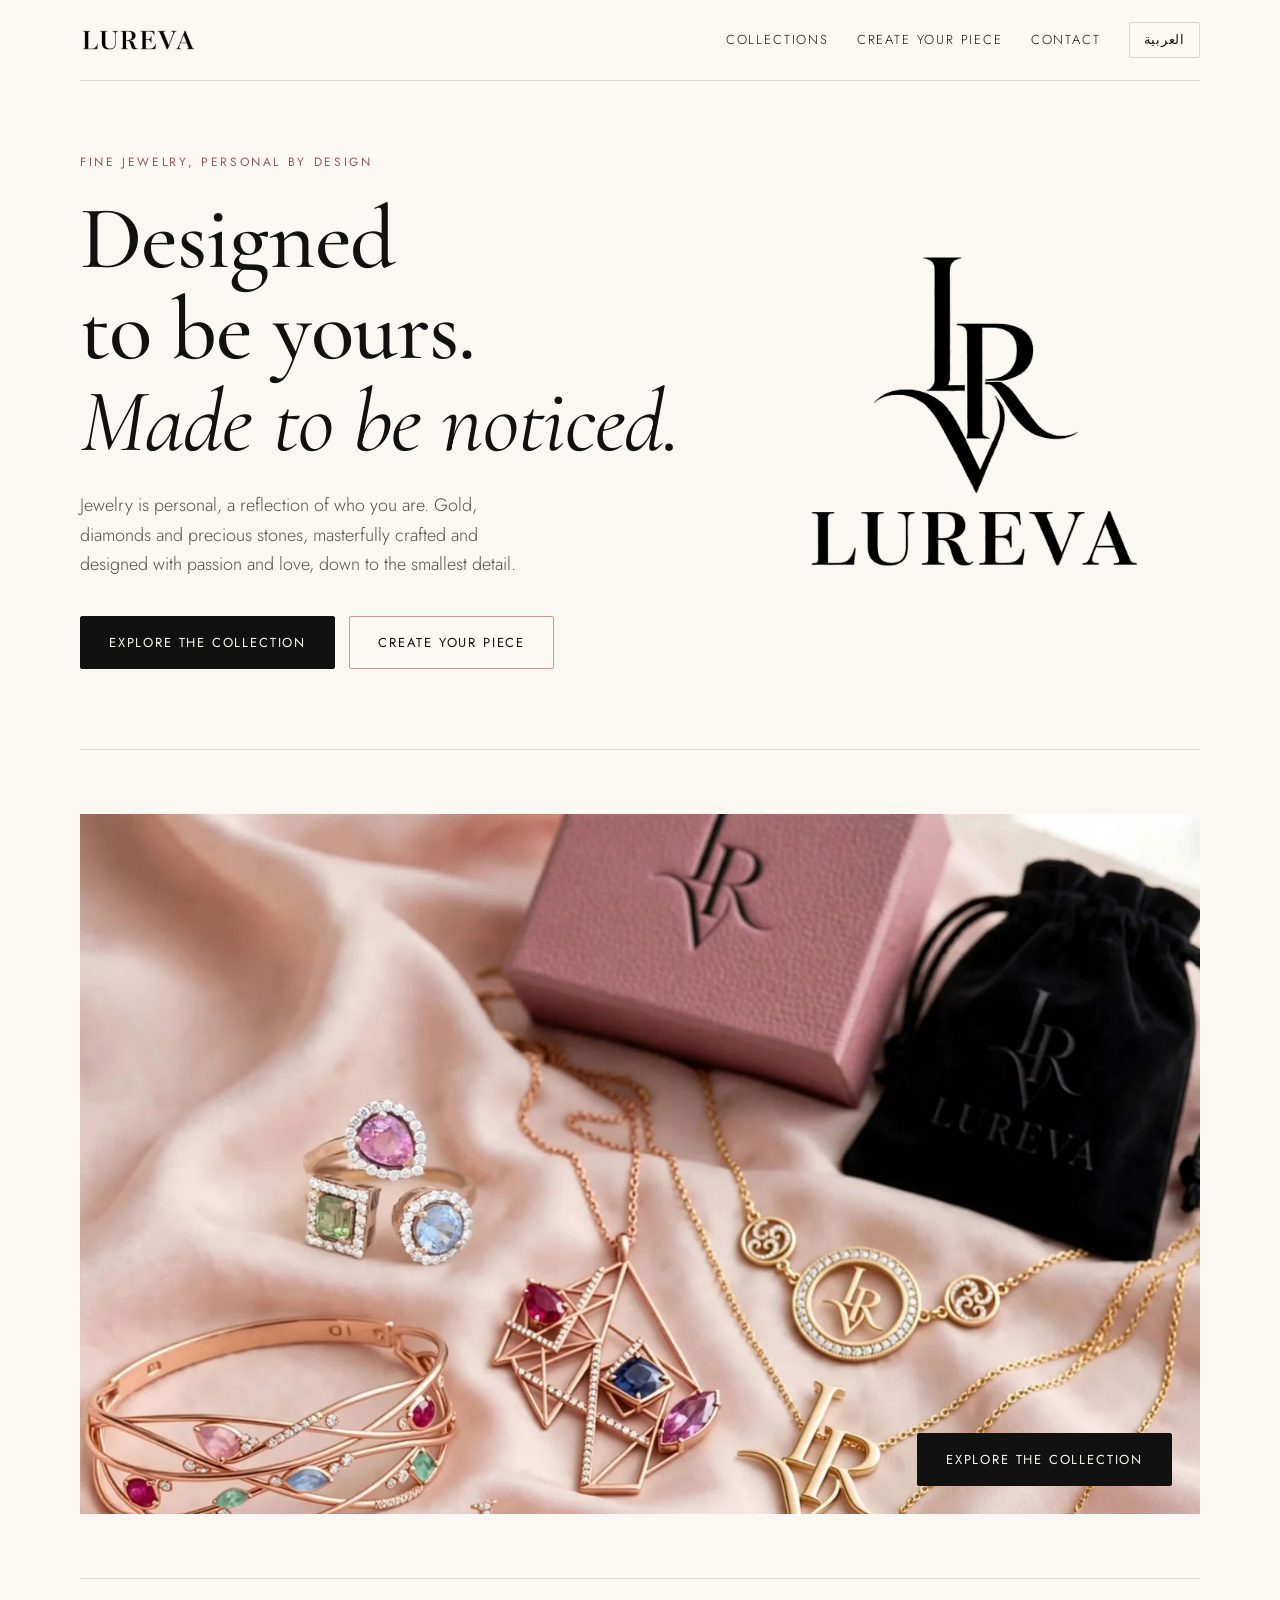
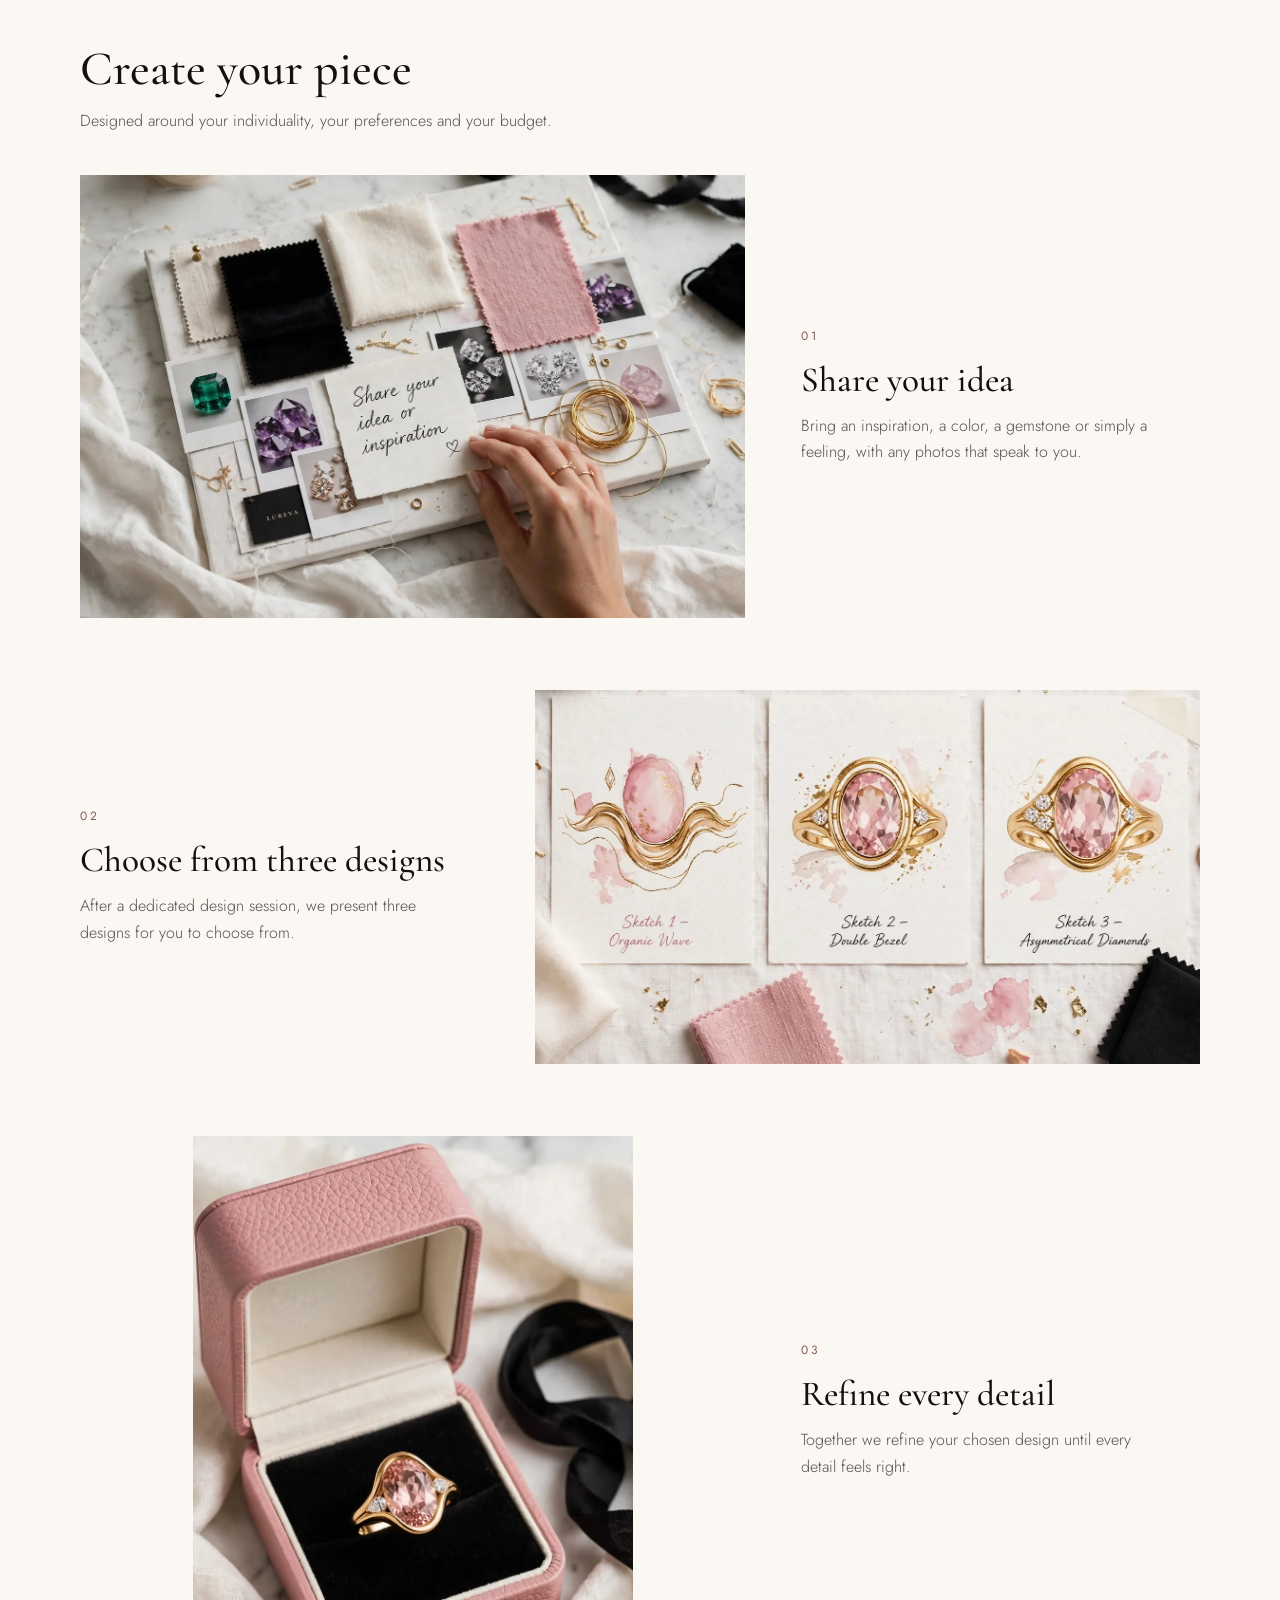
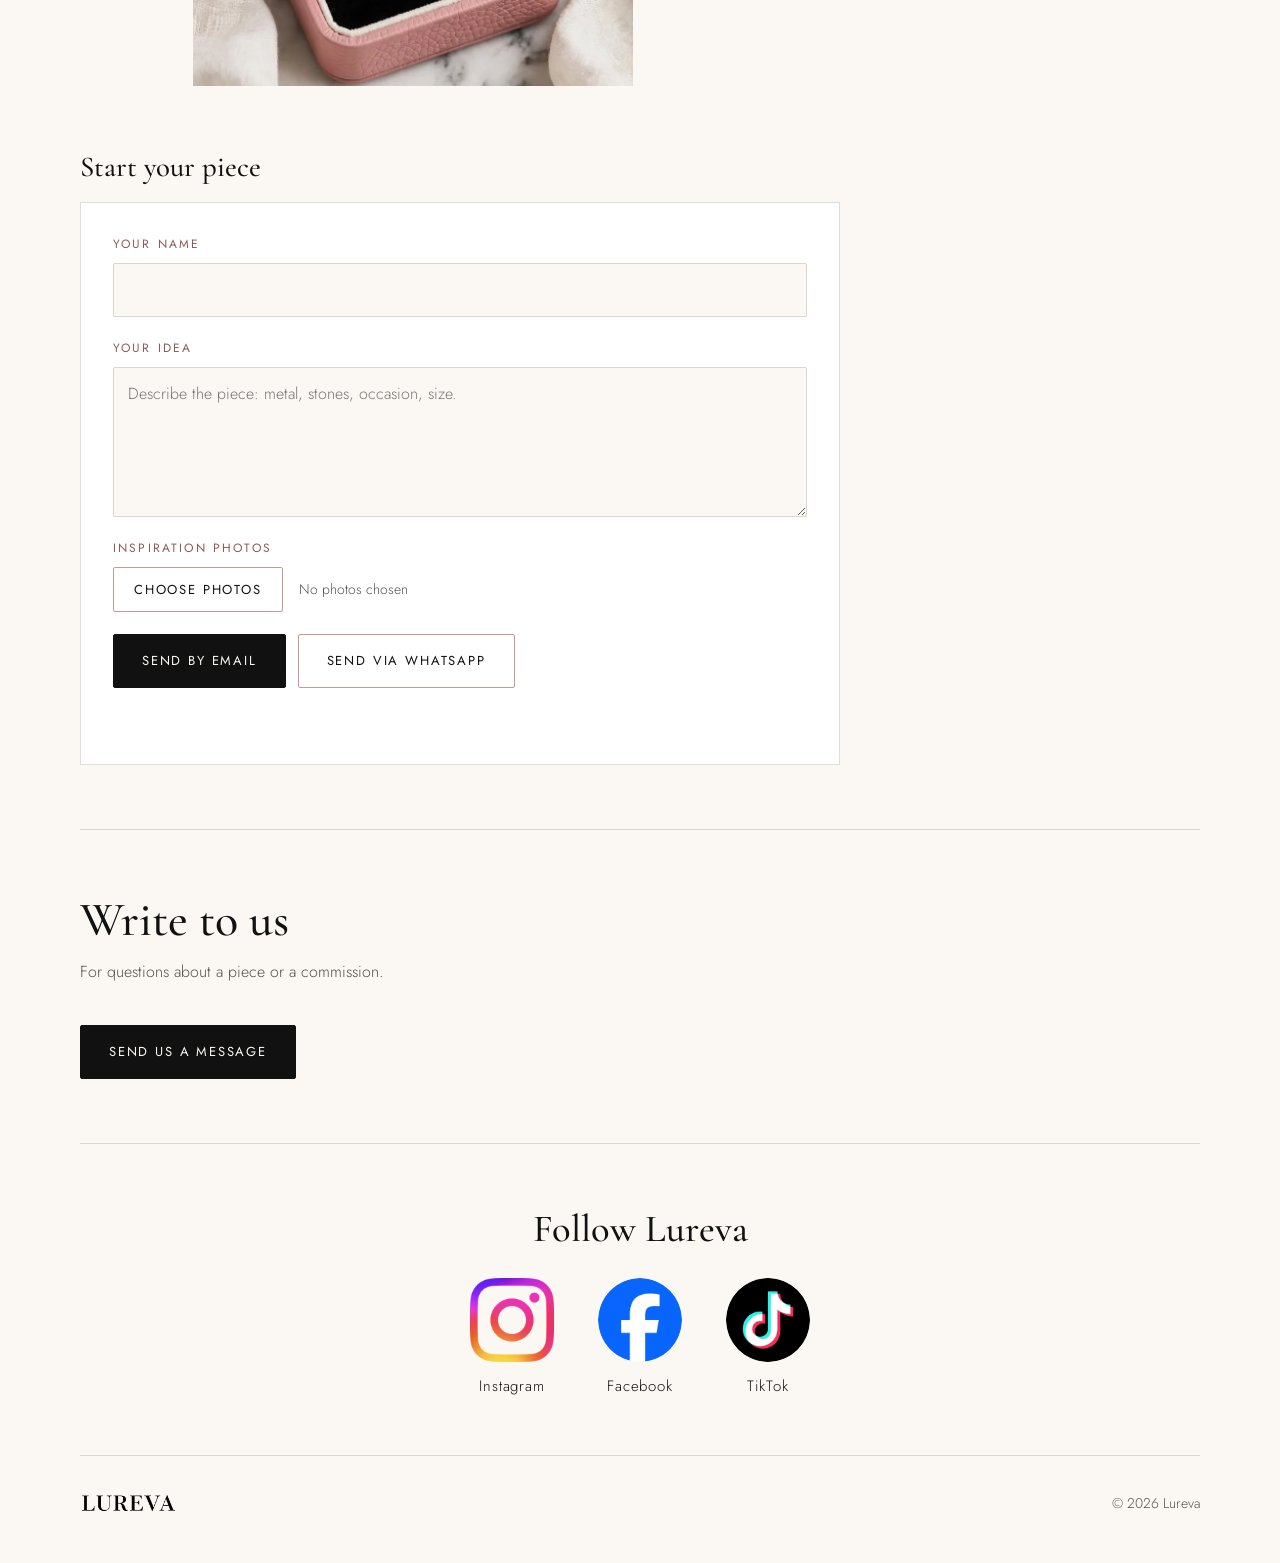
<file: index.html>
<!doctype html>
<html lang="en">
<head>
<meta charset="utf-8">
<meta name="viewport" content="width=device-width, initial-scale=1, viewport-fit=cover">
<title>Lureva | Bespoke fine jewelry, made to order</title>
<meta name="description" content="Lureva designs bespoke fine jewelry in gold, diamonds and precious stones. Explore the collections or create your own piece, made to order.">
<link rel="canonical" href="https://lurevaatelier.com/">
<meta name="theme-color" content="#FBF8F3">
<meta property="og:type" content="website">
<meta property="og:site_name" content="Lureva">
<meta property="og:title" content="Lureva | Bespoke fine jewelry, made to order">
<meta property="og:description" content="Lureva designs bespoke fine jewelry in gold, diamonds and precious stones. Explore the collections or create your own piece, made to order.">
<meta property="og:url" content="https://lurevaatelier.com/">
<meta property="og:image" content="https://lurevaatelier.com/assets/og-image.jpg">
<meta property="og:image:width" content="1200">
<meta property="og:image:height" content="630">
<meta name="twitter:card" content="summary_large_image">
<meta name="twitter:title" content="Lureva | Bespoke fine jewelry, made to order">
<meta name="twitter:description" content="Lureva designs bespoke fine jewelry in gold, diamonds and precious stones. Explore the collections or create your own piece, made to order.">
<meta name="twitter:image" content="https://lurevaatelier.com/assets/og-image.jpg">
<script type="application/ld+json">
{"@context":"https://schema.org","@type":"Organization","name":"Lureva","url":"https://lurevaatelier.com/","logo":"https://lurevaatelier.com/assets/lureva-logo-full.png","description":"Bespoke fine jewelry in gold and diamonds, made to order.","sameAs":["https://www.instagram.com/lurevaatelier/","https://www.facebook.com/share/19LE9uzAr4/","https://www.tiktok.com/@lurevaatelier"]}
</script>
<link rel="preconnect" href="https://fonts.googleapis.com">
<link rel="preconnect" href="https://fonts.gstatic.com" crossorigin>
<link rel="stylesheet" href="https://fonts.googleapis.com/css2?family=Amiri:wght@400;700&family=Cormorant+Garamond:ital,wght@0,400;0,500;0,600;1,400;1,500&family=Jost:wght@300;400;500&family=Noto+Naskh+Arabic:wght@400;500&display=swap">
<link rel="stylesheet" href="styles.css">
</head>
<body>

<div class="wrap">
  <header class="top">
    <a href="index.html" aria-label="Lureva"><img src="assets/lureva-wordmark.png" alt="Lureva"></a>
    <nav class="nav" aria-label="Main">
      <a href="collections.html" data-i18n="nav_collections">Collections</a>
      <a href="#create" data-i18n="nav_create">Create your piece</a>
      <a href="#contact" data-i18n="nav_contact">Contact</a>
      <button class="lang" id="lang" type="button" aria-label="Switch language">العربية</button>
    </nav>
  </header>

  <main id="top">
    <div class="hero">
      <div>
        <p class="eyebrow" data-i18n="eyebrow">Fine jewelry, personal by design</p>
        <h1 id="headline">Designed to be yours.<br><em>Made to be noticed.</em></h1>
        <p class="lead" data-i18n="lead">Jewelry is personal, a reflection of who you are. Gold, diamonds and precious stones, masterfully crafted and designed with passion and love, down to the smallest detail.</p>
        <div class="cta">
          <a class="btn btn-solid" href="collections.html" data-i18n="btn_explore">Explore the collection</a>
          <a class="btn btn-line" href="#create" data-i18n="btn_create">Create your piece</a>
        </div>
      </div>
      <div class="hero-logo"><img src="assets/lureva-logo-full.png" alt="Lureva monogram and wordmark"></div>
    </div>

    <!-- One featured photo and one button. To use a real render, add
         <img src="images/featured.jpg" alt="..."> inside .feature and remove the note. -->
    <section id="collections">
      <h2 class="sr-only" data-i18n="coll_title">The collections</h2>
      <div class="feature">
        <img src="assets/home-featured.webp" width="1383" height="1193" decoding="async" data-i18n-alt="altf" alt="A flat lay of Lureva jewelry on pink silk: the LR monogram pieces, a gemstone pendant, a woven cuff and a three-stone ring beside a pink gift box and a black velvet pouch">
        <a class="btn btn-solid" href="collections.html" data-i18n="btn_explore">Explore the collection</a>
      </div>
    </section>

    <section id="create">
      <h2 data-i18n="create_title">Create your piece</h2>
      <p class="sec-lead" data-i18n="create_lead">Designed around your individuality, your preferences and your budget.</p>

      <!-- One photo per step. To change a photo, replace its file in the assets folder
           (stage-1-idea.webp, stage-2-designs.webp, stage-3-piece.webp). -->
      <div class="stages">
        <article class="stage">
          <figure class="stage-media">
            <img src="assets/stage-1-idea.webp" width="1400" height="933" decoding="async" data-i18n-alt="alt1" alt="A mood board of fabric swatches, gemstone photos and a handwritten card that reads Share your idea or inspiration">
          </figure>
          <div class="stage-text">
            <span class="stage-n" data-i18n="n1">01</span>
            <h3 data-i18n="s1_title">Share your idea</h3>
            <p data-i18n="s1_text">Bring an inspiration, a color, a gemstone or simply a feeling, with any photos that speak to you.</p>
          </div>
        </article>

        <article class="stage">
          <figure class="stage-media">
            <img src="assets/stage-2-designs.webp" width="1400" height="787" decoding="async" data-i18n-alt="alt2" alt="Three watercolor ring sketches on paper: Organic Wave, Double Bezel and Asymmetrical Diamonds">
          </figure>
          <div class="stage-text">
            <span class="stage-n" data-i18n="n2">02</span>
            <h3 data-i18n="s2_title">Choose from three designs</h3>
            <p data-i18n="s2_text">After a dedicated design session, we present three designs for you to choose from.</p>
          </div>
        </article>

        <article class="stage">
          <figure class="stage-media portrait">
            <img src="assets/stage-3-piece.webp" width="900" height="1125" decoding="async" data-i18n-alt="alt3" alt="A gold ring with an oval pink stone and two small diamonds in a pink leather box">
          </figure>
          <div class="stage-text">
            <span class="stage-n" data-i18n="n3">03</span>
            <h3 data-i18n="s3_title">Refine every detail</h3>
            <p data-i18n="s3_text">Together we refine your chosen design until every detail feels right.</p>
          </div>
        </article>
      </div>

      <h3 class="form-title" data-i18n="form_title">Start your piece</h3>
      <form class="form" id="form" novalidate>
        <div class="field">
          <label class="label" for="name" data-i18n="f_name">Your name</label>
          <input class="input" id="name" type="text" autocomplete="name">
        </div>
        <div class="field">
          <label class="label" for="idea" data-i18n="f_idea">Your idea</label>
          <textarea class="textarea" id="idea" data-i18n-ph="f_idea_ph" placeholder="Describe the piece: metal, stones, occasion, size."></textarea>
        </div>
        <div class="field">
          <span class="label" data-i18n="f_photos">Inspiration photos</span>
          <div class="files">
            <input type="file" id="photos" accept="image/*" multiple>
            <label class="btn btn-line" for="photos" data-i18n="f_choose">Choose photos</label>
            <span class="file-names" id="fileNames" aria-live="polite" data-i18n="f_none">No photos chosen</span>
          </div>
        </div>
        <div class="send">
          <button class="btn btn-solid" type="button" data-channel="email" data-i18n="send_email">Send by email</button>
          <button class="btn btn-line" type="button" data-channel="whatsapp" data-i18n="send_wa">Send via WhatsApp</button>
        </div>
        <p class="note" id="note" role="status" aria-live="polite"></p>
      </form>
    </section>

    <section id="contact">
      <h2 data-i18n="contact_title">Write to us</h2>
      <p class="sec-lead" data-i18n="contact_lead">For questions about a piece or a commission.</p>
      <button class="btn btn-solid" id="msgBtn" type="button" data-i18n="msg_btn">Send us a message</button>
    </section>
  </main>

  <section class="follow" aria-labelledby="follow-h">
    <h2 id="follow-h" data-i18n="follow">Follow Lureva</h2>
    <div class="follow-row">
      <a class="follow-btn" href="https://www.instagram.com/lurevaatelier/" target="_blank" rel="noopener me" aria-label="Instagram"><img src="assets/social-instagram.webp" width="84" height="84" alt=""><span>Instagram</span></a>
      <a class="follow-btn" href="https://www.facebook.com/share/19LE9uzAr4/" target="_blank" rel="noopener me" aria-label="Facebook"><img src="assets/social-facebook.webp" width="84" height="84" alt=""><span>Facebook</span></a>
      <a class="follow-btn" href="https://www.tiktok.com/@lurevaatelier" target="_blank" rel="noopener me" aria-label="TikTok"><img src="assets/social-tiktok.webp" width="84" height="84" alt=""><span>TikTok</span></a>
    </div>
  </section>

  <footer>
    <img src="assets/lureva-wordmark.png" alt="Lureva">
    <span>&copy; 2026 Lureva</span>
  </footer>
</div>

<script src="app.js"></script>
</body>
</html>
</file>
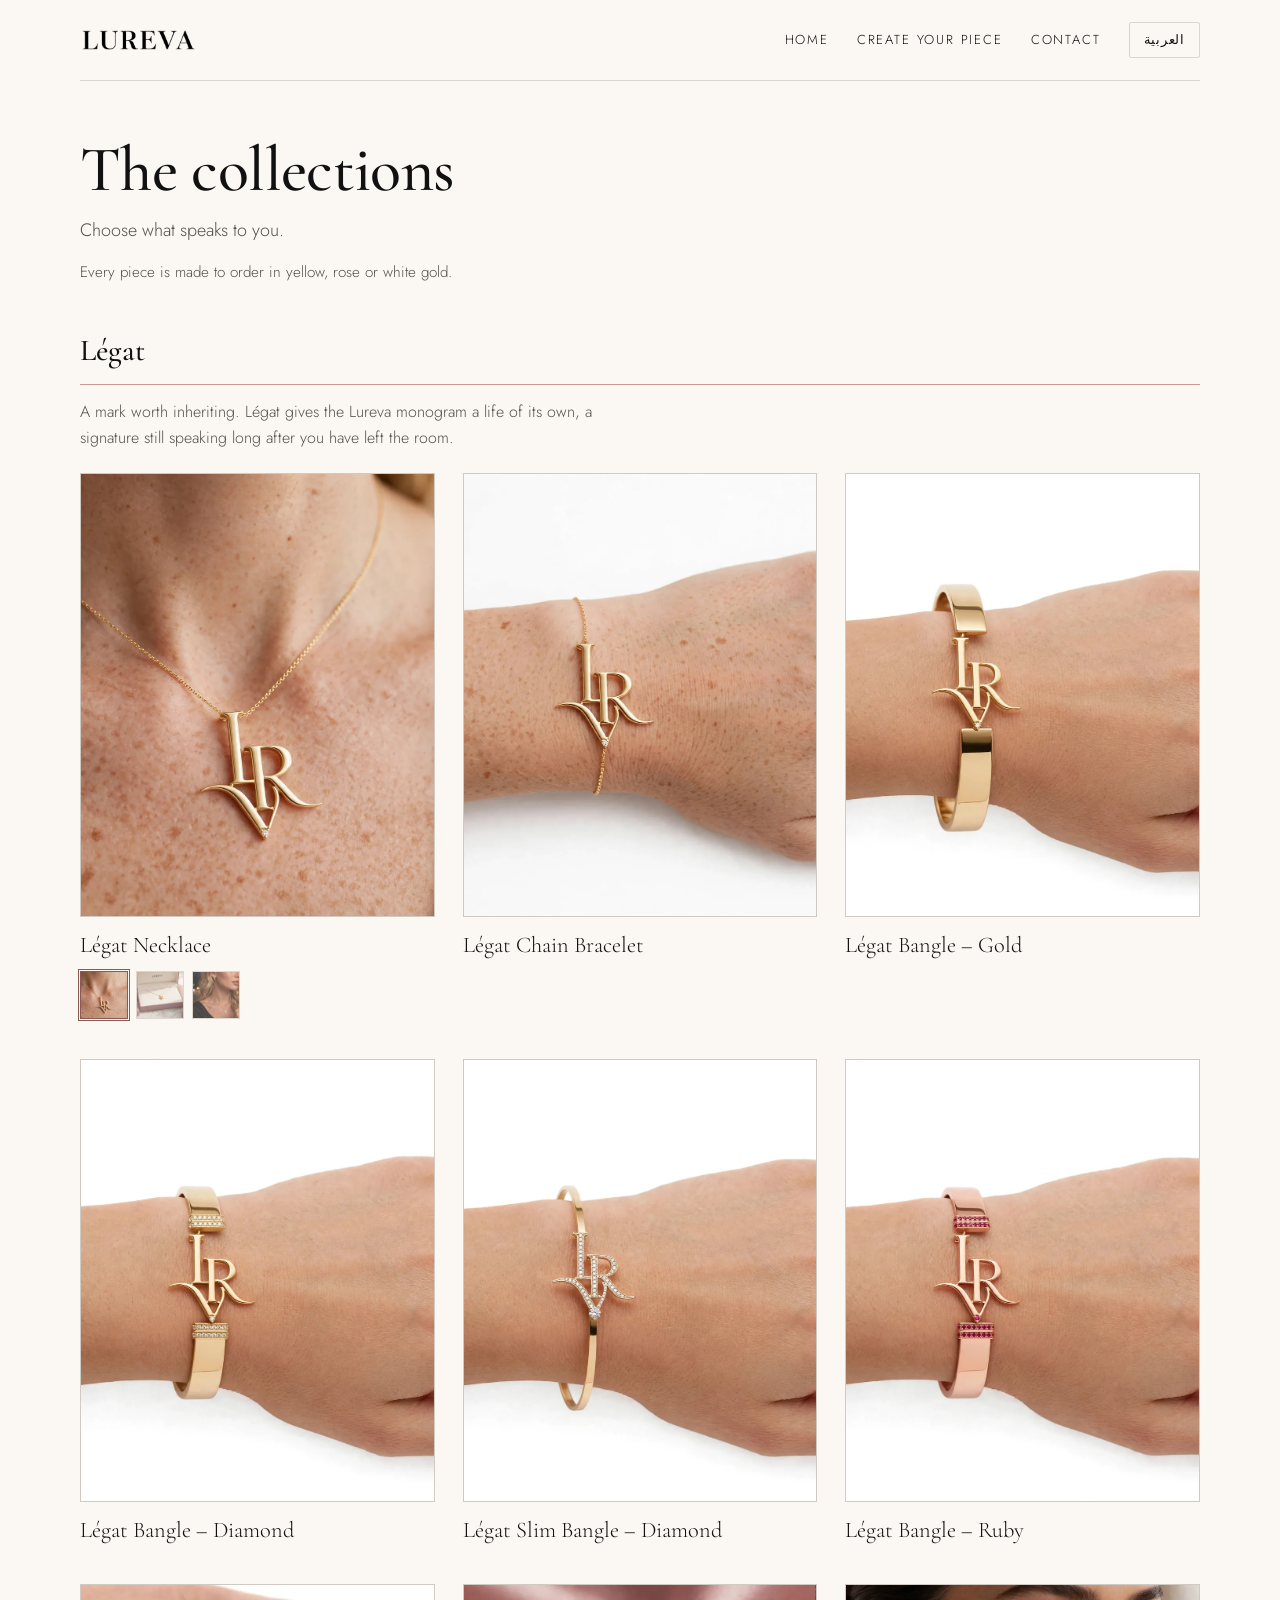
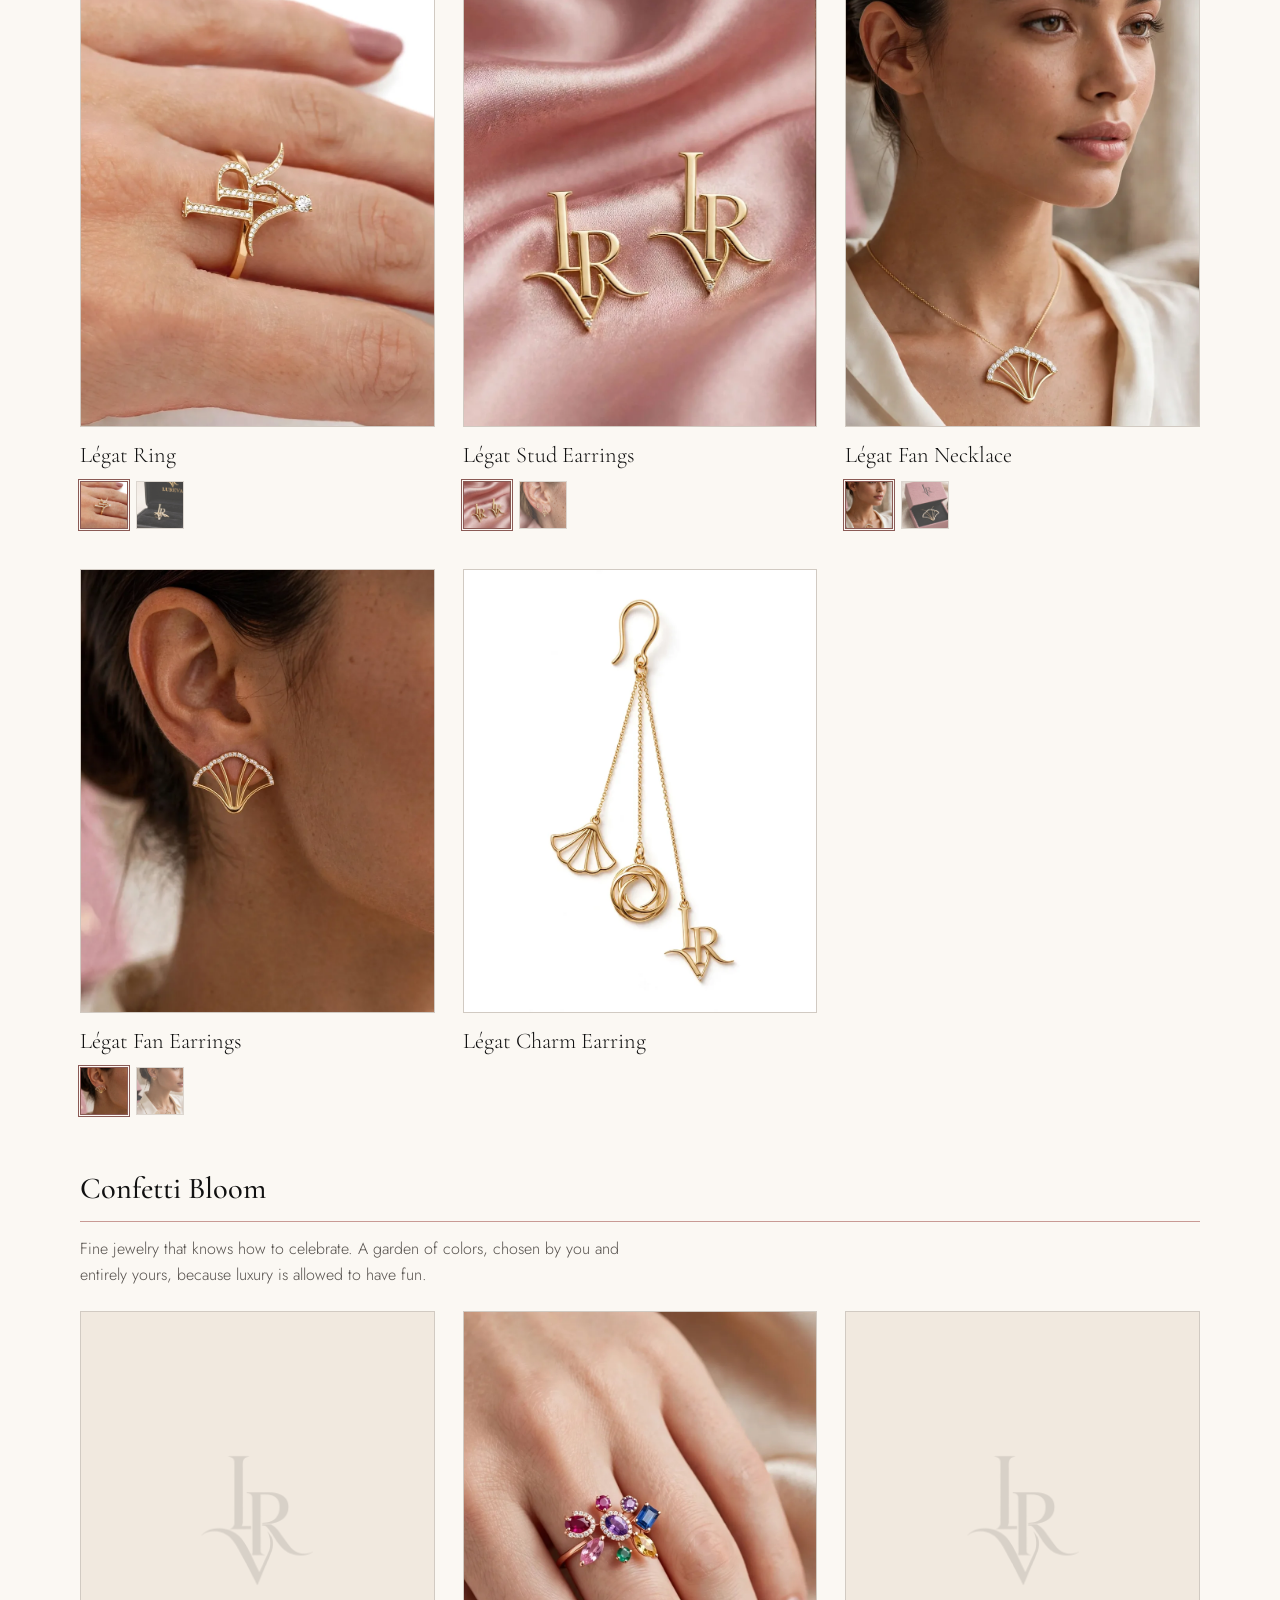
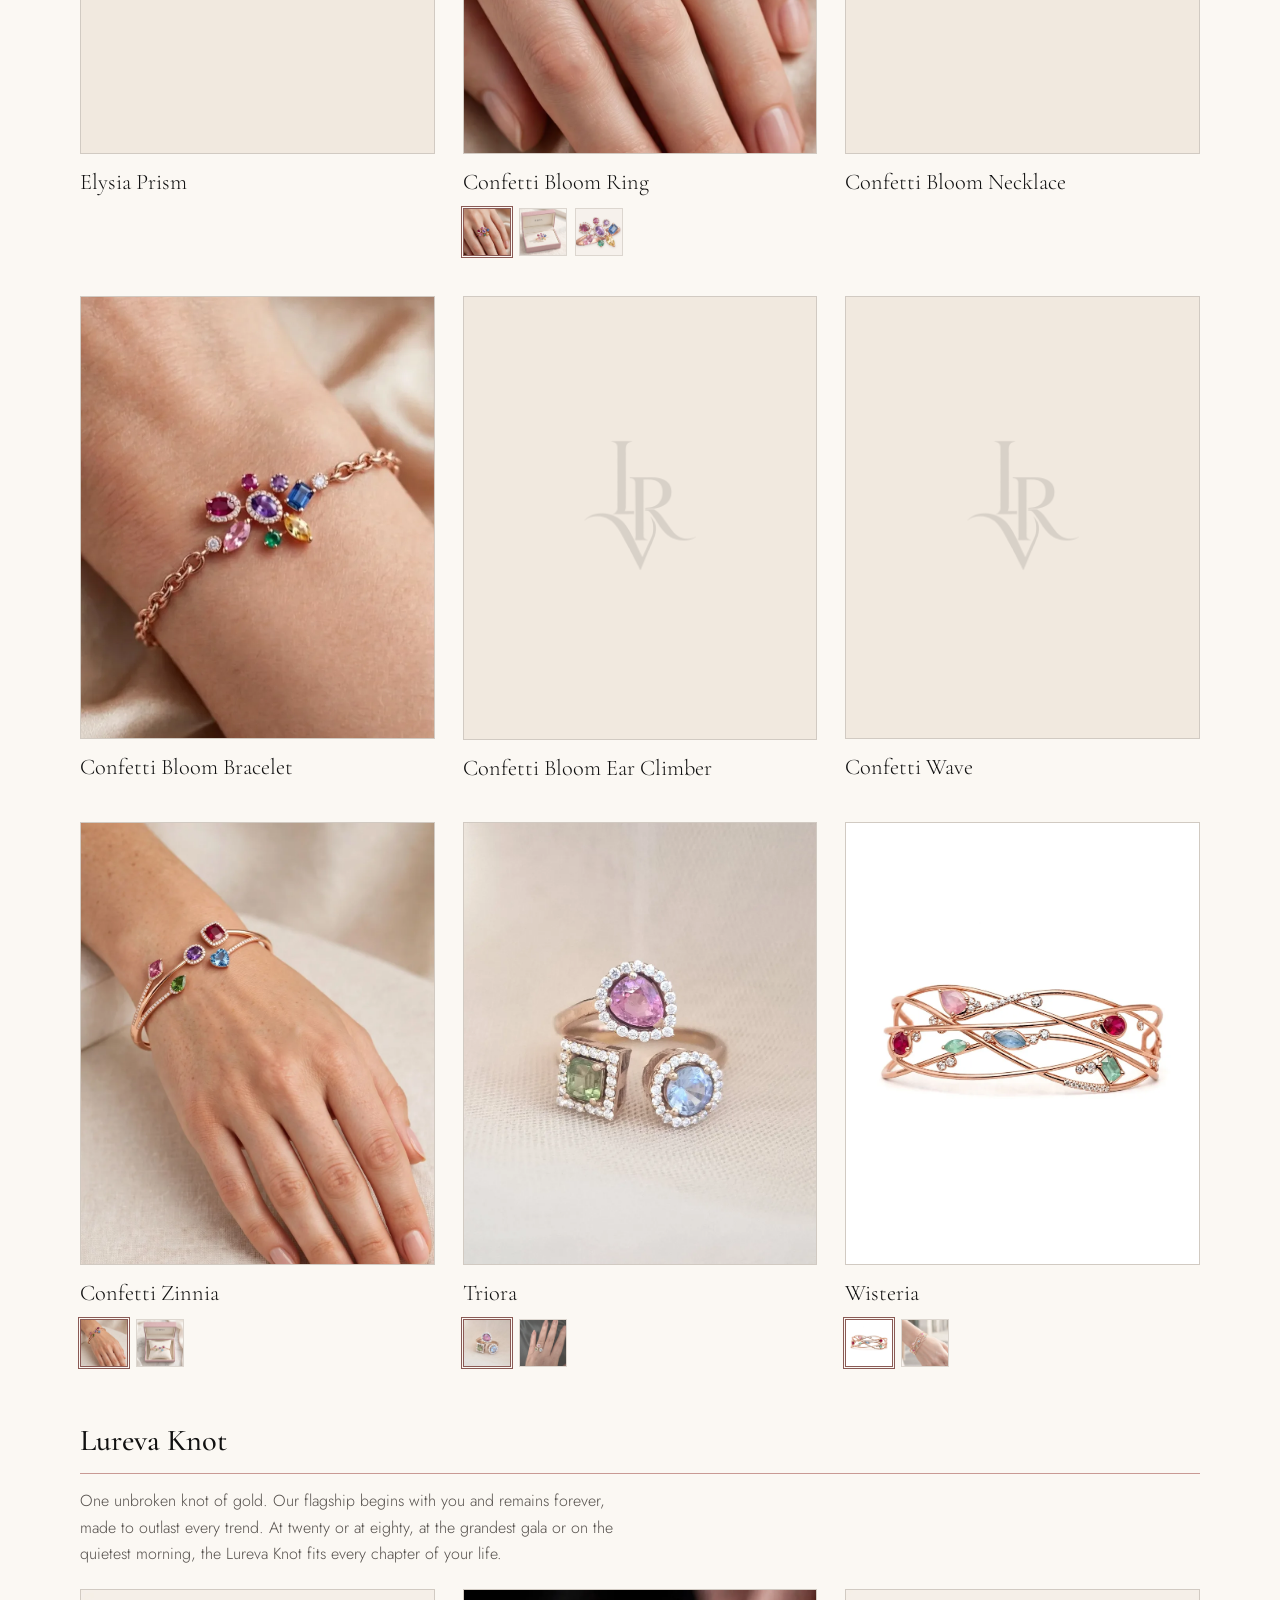
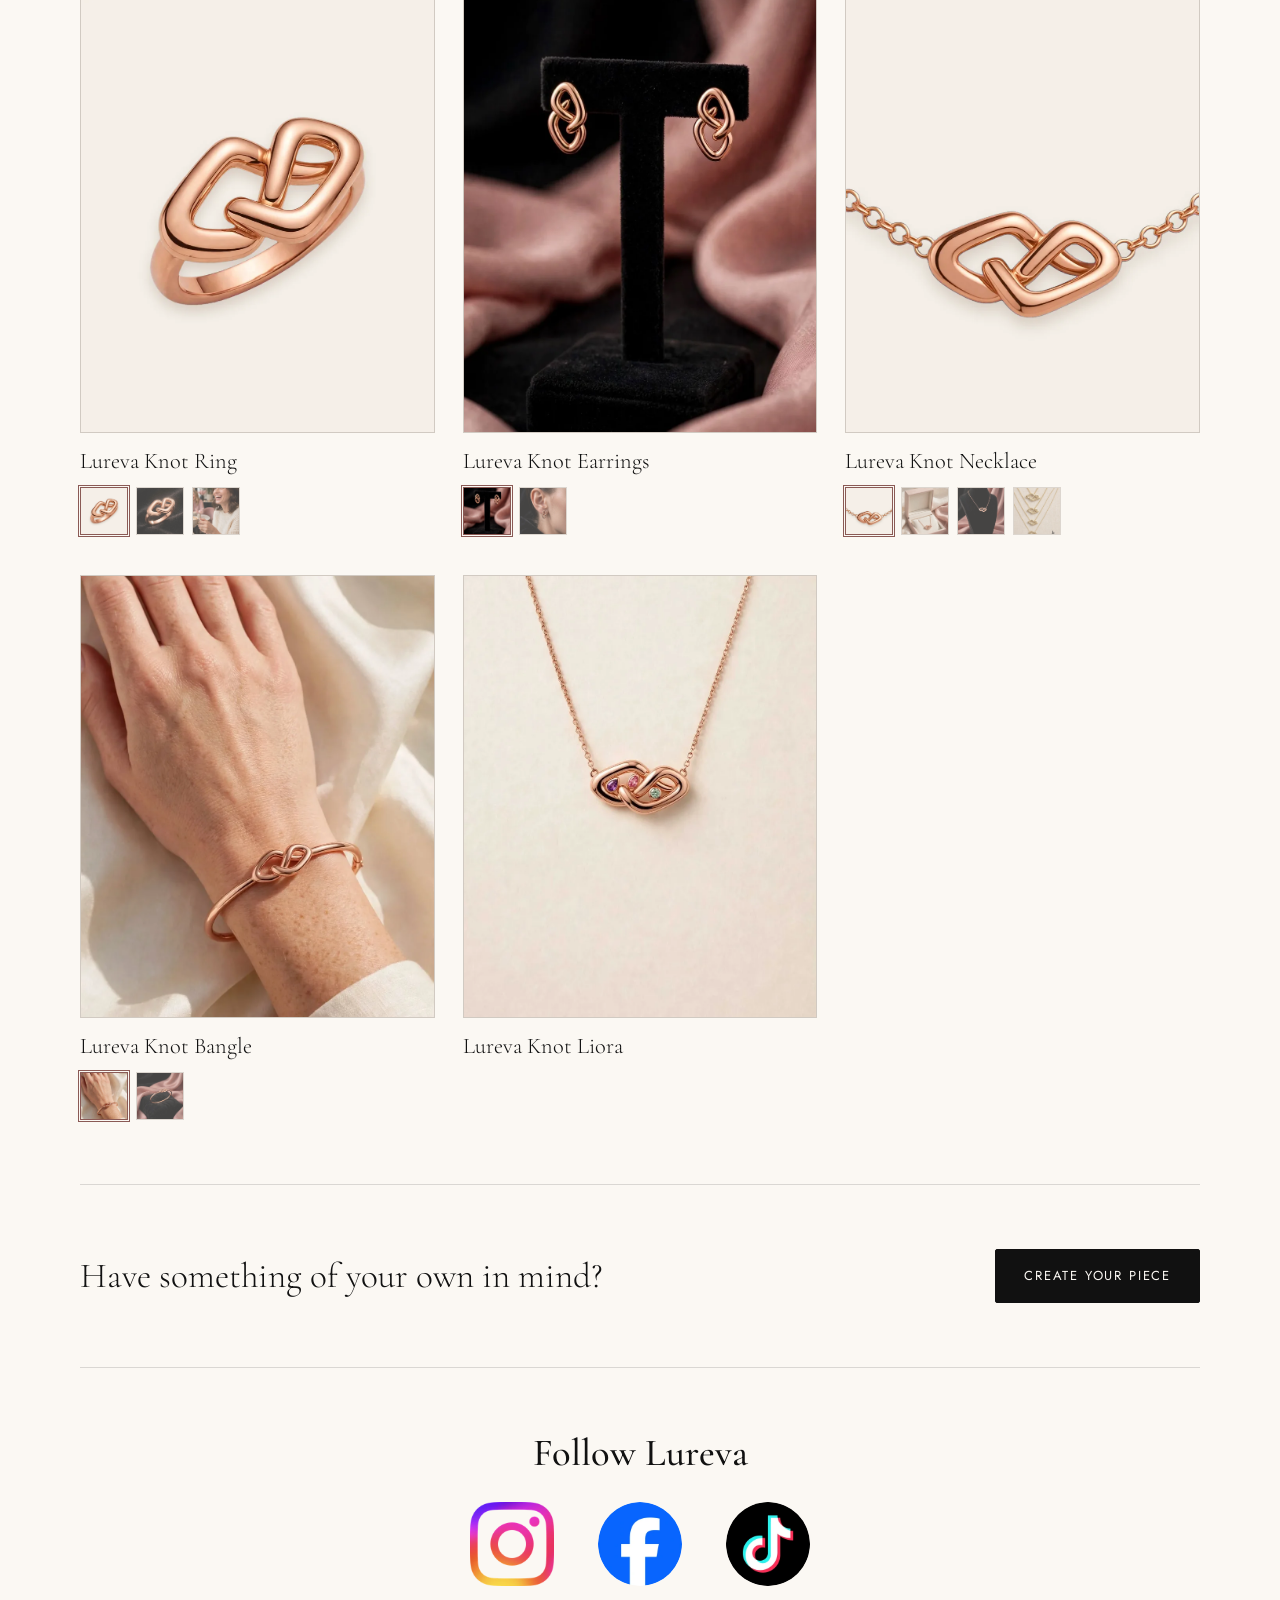
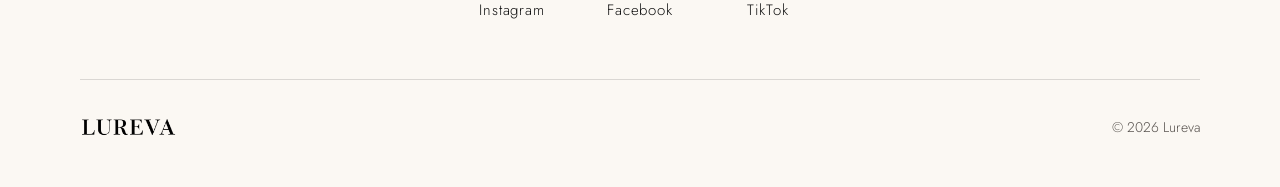
<file: collections.html>
<!doctype html>
<html lang="en">
<head>
<meta charset="utf-8">
<meta name="viewport" content="width=device-width, initial-scale=1, viewport-fit=cover">
<title>Lureva Collections | Légat, Confetti Bloom, Lureva Knot</title>
<meta name="description" content="Discover the Lureva collections: Légat, Confetti Bloom and Lureva Knot. Fine gold jewelry made to order in yellow, rose or white gold.">
<link rel="canonical" href="https://lurevaatelier.com/collections">
<meta name="theme-color" content="#FBF8F3">
<meta property="og:type" content="website">
<meta property="og:site_name" content="Lureva">
<meta property="og:title" content="Lureva Collections | Légat, Confetti Bloom, Lureva Knot">
<meta property="og:description" content="Discover the Lureva collections: Légat, Confetti Bloom and Lureva Knot. Fine gold jewelry made to order in yellow, rose or white gold.">
<meta property="og:url" content="https://lurevaatelier.com/collections">
<meta property="og:image" content="https://lurevaatelier.com/assets/og-image.jpg">
<meta property="og:image:width" content="1200">
<meta property="og:image:height" content="630">
<meta name="twitter:card" content="summary_large_image">
<meta name="twitter:title" content="Lureva Collections | Légat, Confetti Bloom, Lureva Knot">
<meta name="twitter:description" content="Discover the Lureva collections: Légat, Confetti Bloom and Lureva Knot. Fine gold jewelry made to order in yellow, rose or white gold.">
<meta name="twitter:image" content="https://lurevaatelier.com/assets/og-image.jpg">
<link rel="preconnect" href="https://fonts.googleapis.com">
<link rel="preconnect" href="https://fonts.gstatic.com" crossorigin>
<link rel="stylesheet" href="https://fonts.googleapis.com/css2?family=Amiri:wght@400;700&family=Cormorant+Garamond:ital,wght@0,400;0,500;0,600;1,400;1,500&family=Jost:wght@300;400;500&family=Noto+Naskh+Arabic:wght@400;500&display=swap">
<link rel="stylesheet" href="styles.css">
</head>
<body>
<div class="wrap">
  <header class="top">
    <a href="index.html" aria-label="Lureva"><img src="assets/lureva-wordmark.png" alt="Lureva"></a>
    <nav class="nav" aria-label="Main">
      <a href="index.html" data-i18n="nav_home">Home</a>
      <a href="index.html#create" data-i18n="nav_create">Create your piece</a>
      <a href="index.html#contact" data-i18n="nav_contact">Contact</a>
      <button class="lang" id="lang" type="button" aria-label="Switch language">العربية</button>
    </nav>
  </header>

  <main>
    <div class="hero" style="grid-template-columns: 1fr; padding-block: 56px 40px;">
      <div>
        <h1 class="page-h1" data-i18n="coll_title">The collections</h1>
        <p class="lead" style="margin-bottom: 0" data-i18n="coll_lead">Choose what speaks to you.</p>
        <p class="sec-lead" style="margin: 14px 0 0; font-size: 0.95rem" data-i18n="coll_note">Every piece is made to order in yellow, rose or white gold.</p>
      </div>
    </div>

    <div id="colls" style="padding-block: 8px 64px;"></div>

    <section>
      <div class="cta-band">
        <p data-i18n="cta_line">Have something of your own in mind?</p>
        <a class="btn btn-solid" href="index.html#create" data-i18n="btn_create">Create your piece</a>
      </div>
    </section>
  </main>

  <section class="follow" aria-labelledby="follow-h">
    <h2 id="follow-h" data-i18n="follow">Follow Lureva</h2>
    <div class="follow-row">
      <a class="follow-btn" href="https://www.instagram.com/lurevaatelier/" target="_blank" rel="noopener me" aria-label="Instagram"><img src="assets/social-instagram.webp" width="84" height="84" alt=""><span>Instagram</span></a>
      <a class="follow-btn" href="https://www.facebook.com/share/19LE9uzAr4/" target="_blank" rel="noopener me" aria-label="Facebook"><img src="assets/social-facebook.webp" width="84" height="84" alt=""><span>Facebook</span></a>
      <a class="follow-btn" href="https://www.tiktok.com/@lurevaatelier" target="_blank" rel="noopener me" aria-label="TikTok"><img src="assets/social-tiktok.webp" width="84" height="84" alt=""><span>TikTok</span></a>
    </div>
  </section>

  <footer>
    <img src="assets/lureva-wordmark.png" alt="Lureva">
    <span>&copy; 2026 Lureva</span>
  </footer>
</div>
<script src="app.js"></script>
</body>
</html>
</file>
<file: styles.css>
/* Lureva shared styles. Layout: quiet gallery on ivory. Black for text and primary buttons,
   dusty pink for lines and secondary actions, white for form surfaces. */
:root {
  color-scheme: light;
  --ivory: #FBF8F3;
  --sand: #F1E9DF;
  --ink: #111111;
  --rose: #C99A94;
  --rose-soft: #EBD9D4;
  --rose-deep: #8A5A55;
  --white: #FFFFFF;
  --line: rgba(17, 17, 17, 0.14);
  --muted: #55504C;
  --display: "Cormorant Garamond", "Cormorant", Georgia, "Times New Roman", serif;
  --body: "Jost", "Helvetica Neue", Arial, sans-serif;
  --display-ar: "Amiri", "Noto Naskh Arabic", "Times New Roman", serif;
  --body-ar: "Noto Naskh Arabic", "Amiri", Tahoma, sans-serif;
  --mono-mark: url("assets/lureva-monogram.png");
}
* { box-sizing: border-box; }
body {
  background: var(--ivory);
  color: var(--ink);
  font-family: var(--body);
  font-weight: 300;
  font-size: 16px;
  line-height: 1.65;
  padding-inline: 20px;
  padding-block: 0;
  margin: 0;
  -webkit-font-smoothing: antialiased;
}
html[lang="ar"] body { font-family: var(--body-ar); font-weight: 400; line-height: 1.9; }
.wrap { max-width: 1120px; margin-inline: auto; }
a { color: inherit; }
img { max-width: 100%; }
:focus-visible { outline: 2px solid var(--rose-deep); outline-offset: 3px; }
.sr-only { position: absolute; width: 1px; height: 1px; overflow: hidden; clip: rect(0 0 0 0); white-space: nowrap; }

/* Header */
.top { display: flex; align-items: center; justify-content: space-between; gap: 16px; padding-block: 22px; border-bottom: 1px solid var(--line); }
.top img { height: 24px; width: auto; display: block; }
.nav { display: flex; align-items: center; gap: 28px; font-size: 13px; letter-spacing: 0.14em; text-transform: uppercase; }
.nav a { text-decoration: none; padding-block: 6px; border-bottom: 1px solid transparent; }
.nav a:hover { border-bottom-color: var(--rose); }
.lang { font: inherit; font-size: 13px; letter-spacing: 0.06em; background: none; border: 1px solid var(--line); color: var(--ink); padding: 6px 14px; border-radius: 2px; cursor: pointer; min-height: 36px; text-transform: none; }
.lang:hover { border-color: var(--rose); background: var(--rose-soft); }
html[lang="ar"] .nav, html[lang="ar"] .eyebrow, html[lang="ar"] .btn, html[lang="ar"] .label, html[lang="ar"] .lang, html[lang="ar"] .stage-n { letter-spacing: 0; text-transform: none; }
html[lang="ar"] .lang { font-family: var(--body); }
@media (max-width: 640px) { .nav a { display: none; } }

/* Hero */
.hero { display: grid; grid-template-columns: 1.15fr 0.85fr; gap: 56px; align-items: center; padding-block: 72px 80px; }
.eyebrow { font-size: 12px; letter-spacing: 0.22em; text-transform: uppercase; color: var(--rose-deep); font-weight: 400; margin: 0 0 20px; }
h1 { font-family: var(--display); font-weight: 500; font-size: clamp(2.8rem, 8vw, 5.6rem); line-height: 1.02; letter-spacing: -0.01em; margin: 0 0 24px; text-wrap: balance; }
h1 em { font-style: italic; font-weight: 400; }
html[lang="ar"] h1 { font-family: var(--display-ar); font-weight: 700; line-height: 1.35; letter-spacing: 0; }
html[lang="ar"] h1 em { font-style: normal; }
.page-h1 { font-size: clamp(2.4rem, 6vw, 4rem); margin-bottom: 14px; }
.lead { font-size: 18px; max-width: 46ch; color: var(--muted); margin: 0 0 36px; }
html[lang="ar"] .lead { font-size: 19px; max-width: 46ch; }
.cta { display: flex; flex-wrap: wrap; gap: 14px; }
.btn { display: inline-flex; align-items: center; justify-content: center; font: inherit; font-size: 13px; font-weight: 400; letter-spacing: 0.14em; text-transform: uppercase; text-decoration: none; padding: 15px 28px; min-height: 50px; border-radius: 2px; border: 1px solid var(--ink); cursor: pointer; transition: background-color 0.2s, color 0.2s, border-color 0.2s; }
.btn-solid { background: var(--ink); color: var(--ivory); }
.btn-solid:hover { background: #2a2a2a; }
.btn-line { background: transparent; color: var(--ink); border-color: var(--rose); }
.btn-line:hover { background: var(--rose-soft); }
html[lang="ar"] .btn { font-size: 16px; font-weight: 500; }
/* Logo sits directly on the page: no frame, no panel, transparent background */
.hero-logo { display: flex; justify-content: center; align-items: center; }
.hero-logo img { width: 100%; max-width: 340px; height: auto; display: block; background: none; border: 0; }
@media (max-width: 820px) {
  .hero { grid-template-columns: 1fr; gap: 36px; padding-block: 44px 52px; }
  .hero-logo { order: -1; justify-content: flex-start; }
  .hero-logo img { max-width: 170px; }
}

/* Sections */
section { padding-block: 64px; border-top: 1px solid var(--line); }
h2 { font-family: var(--display); font-weight: 500; font-size: clamp(2rem, 5vw, 3rem); line-height: 1.1; margin: 0 0 12px; text-wrap: balance; }
html[lang="ar"] h2 { font-family: var(--display-ar); font-weight: 700; line-height: 1.4; }
.sec-lead { color: var(--muted); max-width: 56ch; margin: 0 0 40px; }

/* Home: featured photo with one button */
.feature { position: relative; aspect-ratio: 16 / 10; background: var(--rose-soft); overflow: hidden; border: 0; }
.feature::before { content: ""; position: absolute; inset: 0; background: var(--mono-mark) center / auto 52% no-repeat; opacity: 0.12; }
.feature img { position: absolute; inset: 0; width: 100%; height: 100%; object-fit: cover; object-position: 50% 30%; }
.feature .btn { position: absolute; inset-inline-end: 28px; inset-block-end: 28px; }
.feature-note { position: absolute; inset-inline-end: 20px; inset-block-start: 16px; font-size: 13px; color: var(--rose-deep); }
@media (max-width: 640px) { .feature { aspect-ratio: 6 / 5; } .feature img { object-position: 50% 50%; } .feature .btn { inset-inline-start: 16px; inset-inline-end: 16px; inset-block-end: 16px; } }

/* Collections page */
.coll { margin-block-end: 56px; }
.coll:last-child { margin-block-end: 0; }
.coll-head { margin-block-end: 14px; padding-block-end: 14px; border-bottom: 1px solid var(--rose); }
.coll-head h2 { font-size: 1.9rem; line-height: 1.2; margin: 0; }
html[lang="ar"] .coll-head h2 { font-family: var(--display); font-weight: 500; }
.coll-desc { color: var(--muted); max-width: 62ch; margin: 0 0 22px; }
.pieces { display: grid; grid-template-columns: minmax(0, 1fr); gap: 40px 28px; }
@media (min-width: 560px) { .pieces { grid-template-columns: repeat(2, minmax(0, 1fr)); } }
@media (min-width: 900px) { .pieces { grid-template-columns: repeat(3, minmax(0, 1fr)); } }
.piece { min-width: 0; margin: 0; }
.tile { aspect-ratio: 4 / 5; max-width: 100%; background: var(--white); border: 1px solid var(--line); position: relative; overflow: hidden; }
.tile::before { content: ""; position: absolute; inset: 0; background: var(--mono-mark) center 46% / 34% auto no-repeat; opacity: 0.1; }
.tile img { position: absolute; inset: 0; width: 100%; height: 100%; object-fit: cover; }
.piece figcaption { font-family: var(--display); font-size: 1.4rem; line-height: 1.25; color: var(--ink); padding-block-start: 14px; }
html[lang="ar"] .piece figcaption { font-family: var(--display-ar); font-weight: 700; font-size: 1.25rem; }
.piece figcaption.is-soon { font-family: var(--body); font-weight: 300; font-size: 14px; color: var(--muted); }
html[lang="ar"] .piece figcaption.is-soon { font-family: var(--body-ar); font-weight: 400; }
.tile { background: var(--sand); }
.thumbs { display: flex; flex-wrap: wrap; gap: 8px; padding-block-start: 12px; }
.thumb { width: 48px; height: 48px; padding: 0; margin: 0; border: 1px solid var(--line); border-radius: 0; background: var(--sand); cursor: pointer; overflow: hidden; opacity: 0.72; transition: opacity 0.2s, border-color 0.2s; }
.thumb:hover { opacity: 1; }
.thumb img { display: block; width: 100%; height: 100%; object-fit: cover; }
.thumb[aria-current="true"] { opacity: 1; border-color: var(--rose-deep); outline: 1px solid var(--rose-deep); outline-offset: 1px; }
.cta-band { display: flex; flex-wrap: wrap; align-items: center; justify-content: space-between; gap: 18px 28px; }
.cta-band p { margin: 0; font-family: var(--display); font-size: clamp(1.5rem, 4vw, 2.2rem); line-height: 1.2; }
html[lang="ar"] .cta-band p { font-family: var(--display-ar); }

/* Create your piece: three steps, each with a photo, alternating sides */
.stages { display: grid; gap: 72px; margin-block: 8px 64px; }
.stage { display: grid; grid-template-columns: minmax(0, 1.25fr) minmax(0, 0.75fr); gap: 56px; align-items: center; }
.stage:nth-child(even) { grid-template-columns: minmax(0, 0.75fr) minmax(0, 1.25fr); }
.stage:nth-child(even) .stage-media { order: 2; }
.stage-media { margin: 0; min-width: 0; background: var(--sand); }
.stage-media img { display: block; width: 100%; height: auto; }
.stage-media.portrait { width: 100%; max-width: 440px; justify-self: center; }
.stage-text { min-width: 0; display: grid; gap: 12px; align-content: center; }
.stage-n { font-size: 12px; letter-spacing: 0.22em; color: var(--rose-deep); font-weight: 400; }
.stage h3 { font-family: var(--display); font-weight: 500; font-size: clamp(1.7rem, 3.4vw, 2.2rem); line-height: 1.2; margin: 0; }
html[lang="ar"] .stage h3 { font-family: var(--display-ar); font-weight: 700; }
.stage p { margin: 0; color: var(--muted); max-width: 40ch; }
@media (max-width: 820px) {
  .stages { gap: 48px; }
  .stage, .stage:nth-child(even) { grid-template-columns: minmax(0, 1fr); gap: 20px; }
  .stage:nth-child(even) .stage-media { order: 0; }
}

/* Form */
.form-title { font-family: var(--display); font-weight: 500; font-size: 1.8rem; line-height: 1.2; margin: 0 0 18px; }
html[lang="ar"] .form-title { font-family: var(--display-ar); font-weight: 700; }
.form { background: var(--white); border: 1px solid var(--line); padding: 32px; display: grid; gap: 22px; max-width: 760px; }
.field { display: grid; gap: 8px; min-width: 0; }
.label { font-size: 12px; letter-spacing: 0.18em; text-transform: uppercase; color: var(--rose-deep); font-weight: 400; }
html[lang="ar"] .label { font-size: 15px; font-weight: 500; }
.input, .textarea { font: inherit; font-size: 16px; color: var(--ink); background: var(--ivory); border: 1px solid var(--line); border-radius: 2px; padding: 13px 14px; width: 100%; min-width: 0; }
.textarea { min-height: 150px; resize: vertical; }
.input:focus, .textarea:focus { outline: 2px solid var(--rose-deep); outline-offset: 1px; border-color: var(--rose); }
.files { display: flex; flex-wrap: wrap; align-items: center; gap: 12px 16px; position: relative; }
.files input { position: absolute; width: 1px; height: 1px; opacity: 0; pointer-events: none; }
.files .btn { padding: 11px 20px; min-height: 44px; }
.files input:focus-visible + .btn { outline: 2px solid var(--rose-deep); outline-offset: 3px; }
.file-names { font-size: 14px; color: var(--muted); min-width: 0; overflow-wrap: anywhere; }
.send { display: flex; flex-wrap: wrap; gap: 12px; }
.note { margin: 0; font-size: 14px; color: var(--rose-deep); min-height: 1.6em; }
@media (max-width: 820px) { .form { padding: 22px; } }

/* Footer */
footer { border-top: 1px solid var(--line); padding-block: 36px 48px; display: flex; flex-wrap: wrap; align-items: center; justify-content: space-between; gap: 16px; font-size: 14px; color: var(--muted); }
footer img { height: 20px; width: auto; display: block; }

@media (prefers-reduced-motion: reduce) { * { transition: none !important; } }

.follow { text-align: center; padding-block: 64px 56px; border-top: 1px solid var(--line); }
.follow h2 { font-family: var(--display); font-weight: 500; font-size: clamp(1.7rem, 5vw, 2.4rem); margin: 0 0 28px; }
html[lang="ar"] .follow h2 { font-family: var(--display-ar); }
.follow-row { display: flex; flex-wrap: wrap; justify-content: center; gap: 28px 44px; }
.follow-btn { display: flex; flex-direction: column; align-items: center; gap: 12px; color: var(--ink); text-decoration: none; font-size: 15px; letter-spacing: 0.06em; }
.follow-btn img { width: 84px; height: 84px; display: block; border-radius: 50%; transition: transform .2s; }
.follow-btn:first-child img { border-radius: 22%; }
.follow-btn:hover img, .follow-btn:focus-visible img { transform: translateY(-3px) scale(1.05); }
@media (max-width: 640px) { .follow-row { gap: 24px 26px; } }
</file>
